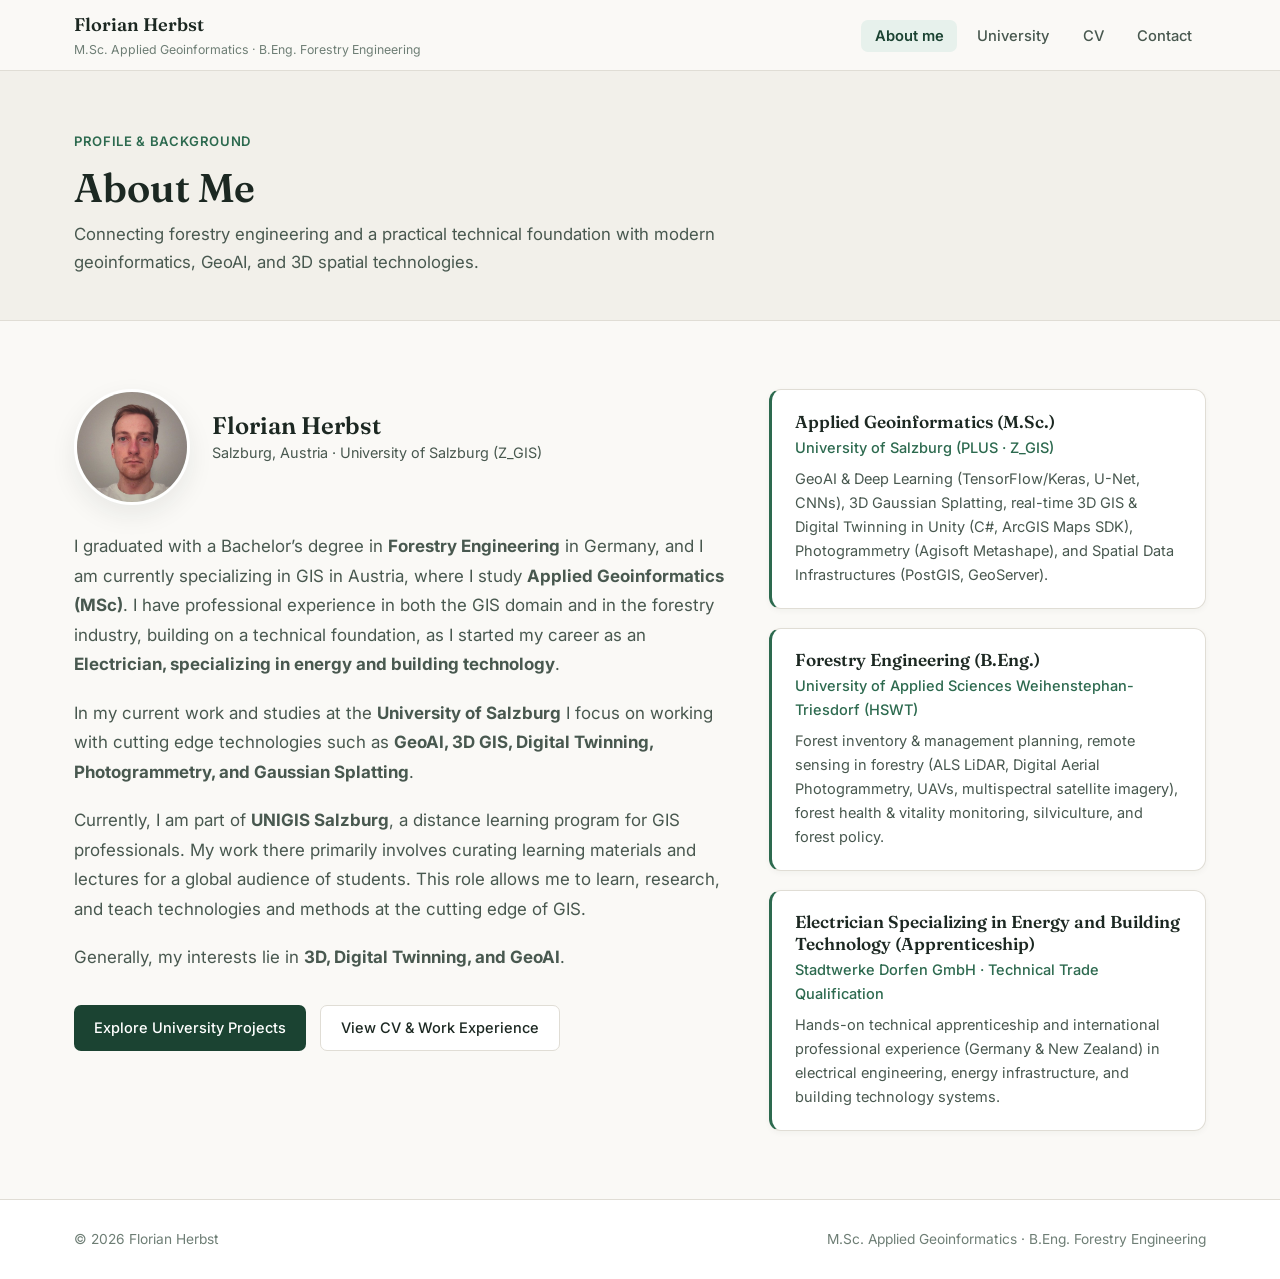
<file: index.html>
<!DOCTYPE html>
<html lang="en">
<head>
  <meta charset="UTF-8" />
  <meta name="viewport" content="width=device-width, initial-scale=1.0" />
  <title>About Me | Florian Herbst — Applied Geoinformatics &amp; Forestry Engineering</title>
  <meta name="description" content="About Florian Herbst — M.Sc. Applied Geoinformatics at the University of Salzburg, B.Eng. Forestry Engineering, and Electrician specializing in energy and building technology." />

  <!-- Google Fonts -->
  <link rel="preconnect" href="https://fonts.googleapis.com" />
  <link rel="preconnect" href="https://fonts.gstatic.com" crossorigin />
  <link href="https://fonts.googleapis.com/css2?family=Fraunces:opsz,wght@9..144,500;9..144,600;9..144,700&family=Inter:wght@400;500;600&display=swap" rel="stylesheet" />

  <!-- Stylesheet -->
  <link rel="stylesheet" href="css/styles.css" />
</head>
<body>

  <!-- Header & Multi-Page Navigation -->
  <header class="site-header">
    <div class="container nav-container">
      <a href="index.html" class="brand">
        <span class="brand-name">Florian Herbst</span>
        <span class="brand-role">M.Sc. Applied Geoinformatics · B.Eng. Forestry Engineering</span>
      </a>

      <button class="mobile-menu-btn" id="mobile-menu-btn" aria-label="Toggle Menu" aria-expanded="false">
        <span></span>
        <span></span>
        <span></span>
      </button>

      <nav class="main-nav" id="main-nav" aria-label="Primary Navigation">
        <ul class="nav-list">
          <li><a href="index.html" class="nav-link active">About me</a></li>
          <li><a href="university.html" class="nav-link">University</a></li>
          <li><a href="cv.html" class="nav-link">CV</a></li>
          <li><a href="contact.html" class="nav-link">Contact</a></li>
        </ul>
      </nav>
    </div>
  </header>

  <main>
    <section class="page-header">
      <div class="container">
        <span class="eyebrow">Profile &amp; Background</span>
        <h1>About Me</h1>
        <p>
          Connecting forestry engineering and a practical technical foundation with modern geoinformatics, GeoAI, and 3D spatial technologies.
        </p>
      </div>
    </section>

    <section class="section">
      <div class="container">
        <div class="about-layout">
          <div class="about-bio">
            <div class="profile-row">
              <img src="assets/profile_picture.jpg" alt="Portrait of Florian Herbst" class="profile-photo" />
              <div>
                <h2>Florian Herbst</h2>
                <p class="text-muted">Salzburg, Austria · University of Salzburg (Z_GIS)</p>
              </div>
            </div>

            <p class="lead-paragraph">
              I graduated with a Bachelor’s degree in <strong>Forestry Engineering</strong> in Germany, and I am currently specializing in GIS in Austria, where I study <strong>Applied Geoinformatics (MSc)</strong>. I have professional experience in both the GIS domain and in the forestry industry, building on a technical foundation, as I started my career as an <strong>Electrician, specializing in energy and building technology</strong>.
            </p>
            <p class="lead-paragraph">
              In my current work and studies at the <strong>University of Salzburg</strong> I focus on working with cutting edge technologies such as <strong>GeoAI, 3D GIS, Digital Twinning, Photogrammetry, and Gaussian Splatting</strong>.
            </p>
            <p class="lead-paragraph">
              Currently, I am part of <strong>UNIGIS Salzburg</strong>, a distance learning program for GIS professionals. My work there primarily involves curating learning materials and lectures for a global audience of students. This role allows me to learn, research, and teach technologies and methods at the cutting edge of GIS.
            </p>
            <p class="lead-paragraph">
              Generally, my interests lie in <strong>3D, Digital Twinning, and GeoAI</strong>.
            </p>

            <div class="hero-actions" style="margin-top: 2rem;">
              <a href="university.html" class="btn btn-primary">Explore University Projects</a>
              <a href="cv.html" class="btn btn-secondary">View CV &amp; Work Experience</a>
            </div>
          </div>

          <div class="about-pillars">
            <div class="pillar-card">
              <h3>Applied Geoinformatics (M.Sc.)</h3>
              <p class="pillar-sub">University of Salzburg (PLUS · Z_GIS)</p>
              <p>
                GeoAI &amp; Deep Learning (TensorFlow/Keras, U-Net, CNNs), 3D Gaussian Splatting, real-time 3D GIS &amp; Digital Twinning in Unity (C#, ArcGIS Maps SDK), Photogrammetry (Agisoft Metashape), and Spatial Data Infrastructures (PostGIS, GeoServer).
              </p>
            </div>

            <div class="pillar-card">
              <h3>Forestry Engineering (B.Eng.)</h3>
              <p class="pillar-sub">University of Applied Sciences Weihenstephan-Triesdorf (HSWT)</p>
              <p>
                Forest inventory &amp; management planning, remote sensing in forestry (ALS LiDAR, Digital Aerial Photogrammetry, UAVs, multispectral satellite imagery), forest health &amp; vitality monitoring, silviculture, and forest policy.
              </p>
            </div>

            <div class="pillar-card">
              <h3>Electrician Specializing in Energy and Building Technology (Apprenticeship)</h3>
              <p class="pillar-sub">Stadtwerke Dorfen GmbH · Technical Trade Qualification</p>
              <p>
                Hands-on technical apprenticeship and international professional experience (Germany &amp; New Zealand) in electrical engineering, energy infrastructure, and building technology systems.
              </p>
            </div>
          </div>
        </div>
      </div>
    </section>
  </main>

  <!-- Footer -->
  <footer class="site-footer">
    <div class="container footer-inner">
      <span>© <span id="current-year">2026</span> Florian Herbst</span>
      <span>M.Sc. Applied Geoinformatics · B.Eng. Forestry Engineering</span>
    </div>
  </footer>

  <script src="js/main.js"></script>
</body>
</html>
</file>
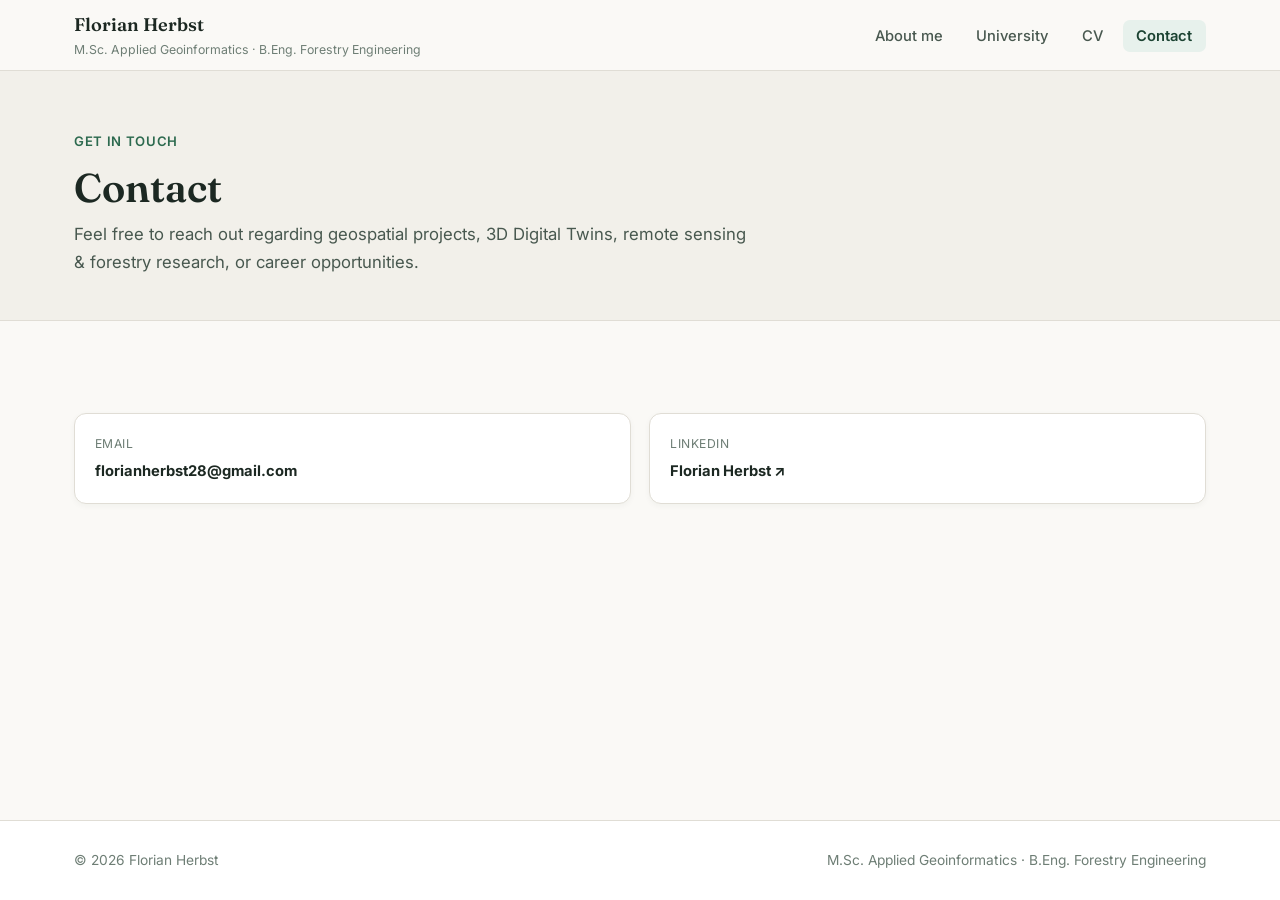
<file: contact.html>
<!DOCTYPE html>
<html lang="en">
<head>
  <meta charset="UTF-8" />
  <meta name="viewport" content="width=device-width, initial-scale=1.0" />
  <title>Contact | Florian Herbst — Applied Geoinformatics &amp; Forestry Engineering</title>
  <meta name="description" content="Contact Florian Herbst for collaborations and roles in Geoinformatics, 3D Digital Twins, Remote Sensing, and Forestry." />

  <!-- Google Fonts -->
  <link rel="preconnect" href="https://fonts.googleapis.com" />
  <link rel="preconnect" href="https://fonts.gstatic.com" crossorigin />
  <link href="https://fonts.googleapis.com/css2?family=Fraunces:opsz,wght@9..144,500;9..144,600;9..144,700&family=Inter:wght@400;500;600&display=swap" rel="stylesheet" />

  <!-- Stylesheet -->
  <link rel="stylesheet" href="css/styles.css" />
</head>
<body>

  <!-- Header & Multi-Page Navigation -->
  <header class="site-header">
    <div class="container nav-container">
      <a href="index.html" class="brand">
        <span class="brand-name">Florian Herbst</span>
        <span class="brand-role">M.Sc. Applied Geoinformatics · B.Eng. Forestry Engineering</span>
      </a>

      <button class="mobile-menu-btn" id="mobile-menu-btn" aria-label="Toggle Menu" aria-expanded="false">
        <span></span>
        <span></span>
        <span></span>
      </button>

      <nav class="main-nav" id="main-nav" aria-label="Primary Navigation">
        <ul class="nav-list">
          <li><a href="index.html" class="nav-link">About me</a></li>
          <li><a href="university.html" class="nav-link">University</a></li>
          <li><a href="cv.html" class="nav-link">CV</a></li>
          <li><a href="contact.html" class="nav-link active">Contact</a></li>
        </ul>
      </nav>
    </div>
  </header>

  <main>
    <section class="page-header">
      <div class="container">
        <span class="eyebrow">Get in Touch</span>
        <h1>Contact</h1>
        <p>
          Feel free to reach out regarding geospatial projects, 3D Digital Twins, remote sensing &amp; forestry research, or career opportunities.
        </p>
      </div>
    </section>

    <section class="section">
      <div class="container">
        <div class="contact-links">
          <a href="mailto:florianherbst28@gmail.com" class="contact-card-link">
            <span class="contact-label">Email</span>
            <strong>florianherbst28@gmail.com</strong>
          </a>

          <a href="https://www.linkedin.com/in/florian-herbst-166862271/" target="_blank" rel="noopener noreferrer" class="contact-card-link">
            <span class="contact-label">LinkedIn</span>
            <strong>Florian Herbst ↗</strong>
          </a>
        </div>
      </div>
    </section>
  </main>

  <!-- Footer -->
  <footer class="site-footer">
    <div class="container footer-inner">
      <span>© <span id="current-year">2026</span> Florian Herbst</span>
      <span>M.Sc. Applied Geoinformatics · B.Eng. Forestry Engineering</span>
    </div>
  </footer>

  <script src="js/main.js"></script>
</body>
</html>
</file>
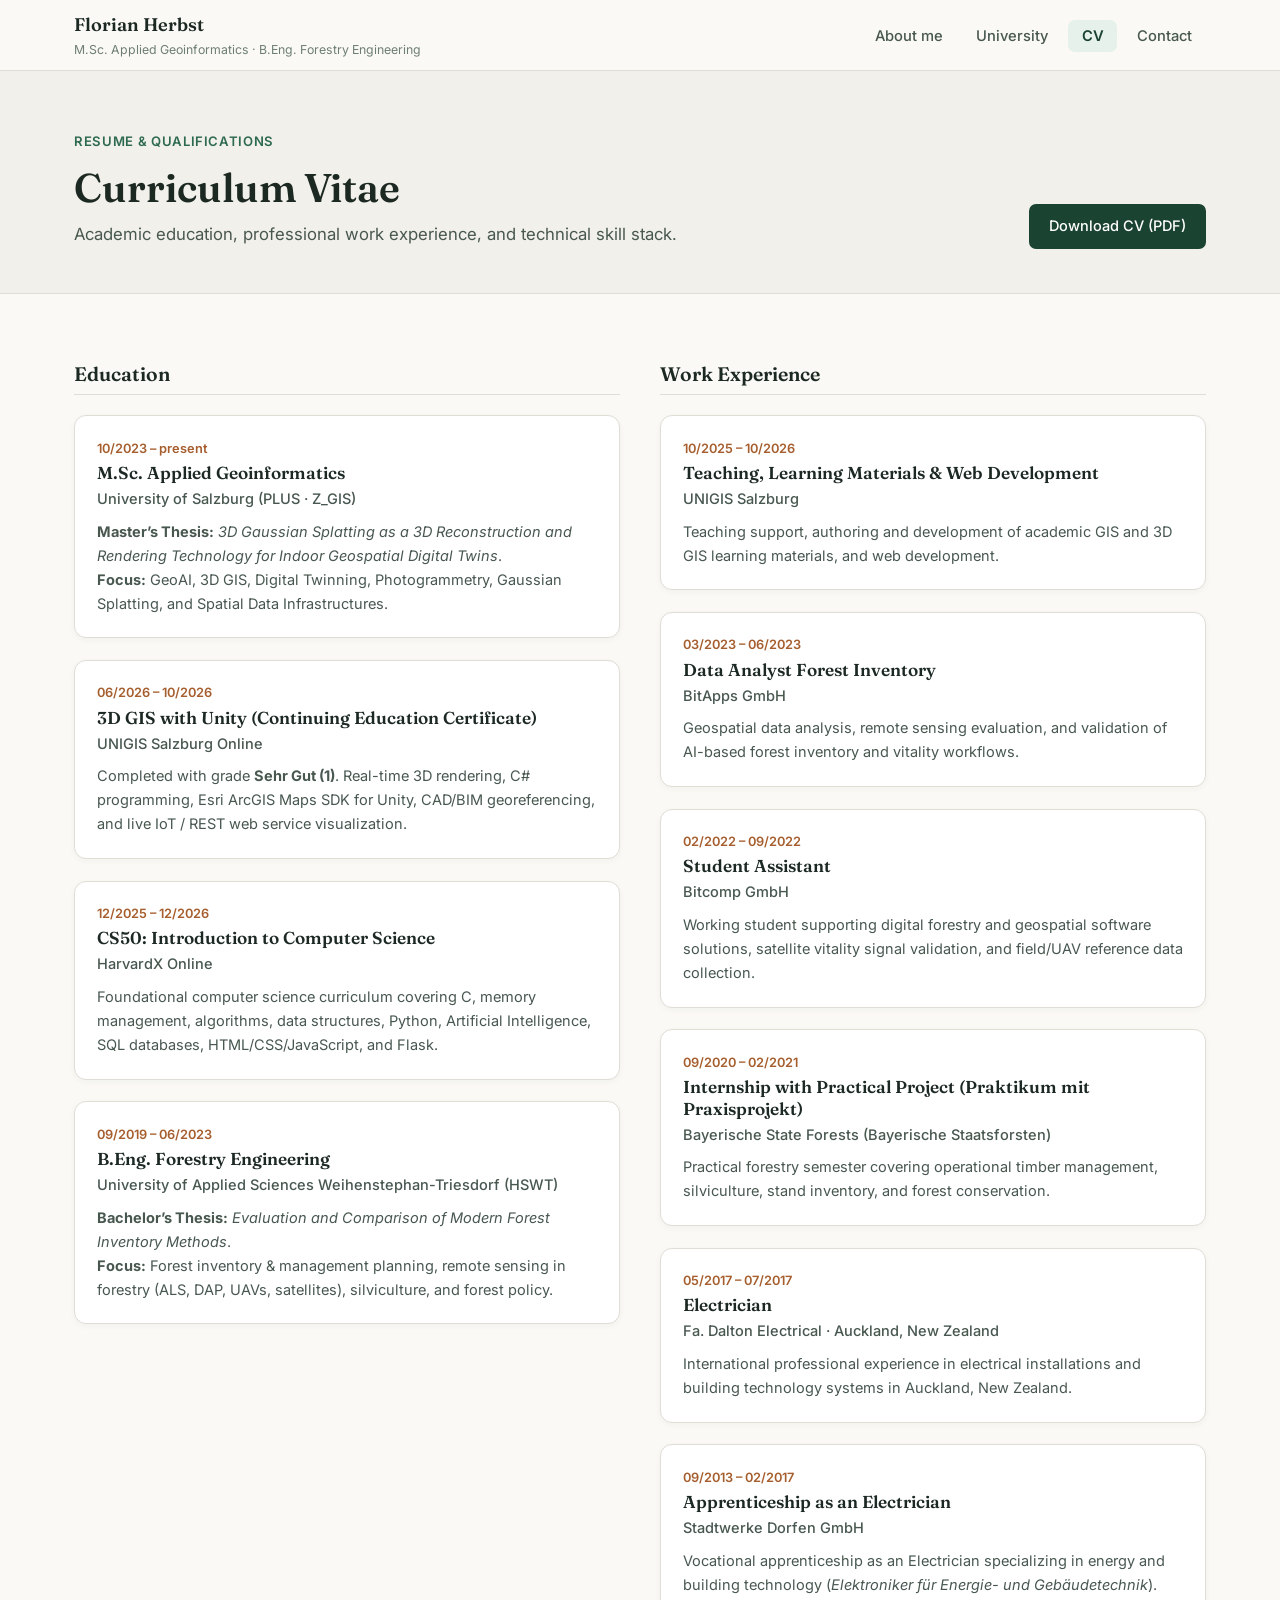
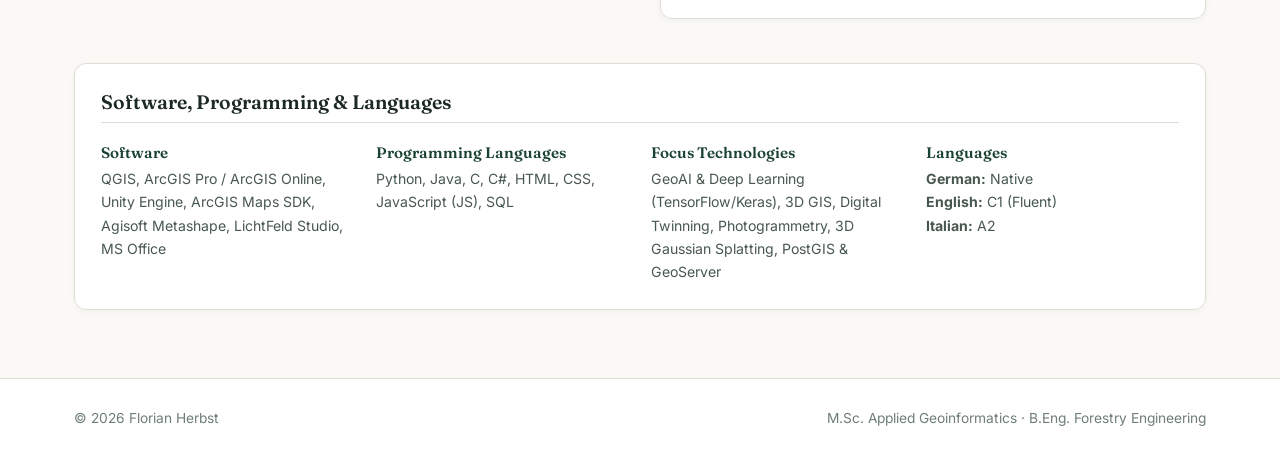
<file: cv.html>
<!DOCTYPE html>
<html lang="en">
<head>
  <meta charset="UTF-8" />
  <meta name="viewport" content="width=device-width, initial-scale=1.0" />
  <title>CV | Florian Herbst — Applied Geoinformatics &amp; Forestry Engineering</title>
  <meta name="description" content="Curriculum Vitae, education, work experience, software, and programming skills of Florian Herbst." />

  <!-- Google Fonts -->
  <link rel="preconnect" href="https://fonts.googleapis.com" />
  <link rel="preconnect" href="https://fonts.gstatic.com" crossorigin />
  <link href="https://fonts.googleapis.com/css2?family=Fraunces:opsz,wght@9..144,500;9..144,600;9..144,700&family=Inter:wght@400;500;600&display=swap" rel="stylesheet" />

  <!-- Stylesheet -->
  <link rel="stylesheet" href="css/styles.css" />
</head>
<body>

  <!-- Header & Multi-Page Navigation -->
  <header class="site-header">
    <div class="container nav-container">
      <a href="index.html" class="brand">
        <span class="brand-name">Florian Herbst</span>
        <span class="brand-role">M.Sc. Applied Geoinformatics · B.Eng. Forestry Engineering</span>
      </a>

      <button class="mobile-menu-btn" id="mobile-menu-btn" aria-label="Toggle Menu" aria-expanded="false">
        <span></span>
        <span></span>
        <span></span>
      </button>

      <nav class="main-nav" id="main-nav" aria-label="Primary Navigation">
        <ul class="nav-list">
          <li><a href="index.html" class="nav-link">About me</a></li>
          <li><a href="university.html" class="nav-link">University</a></li>
          <li><a href="cv.html" class="nav-link active">CV</a></li>
          <li><a href="contact.html" class="nav-link">Contact</a></li>
        </ul>
      </nav>
    </div>
  </header>

  <main>
    <section class="page-header">
      <div class="container cv-header">
        <div>
          <span class="eyebrow">Resume &amp; Qualifications</span>
          <h1>Curriculum Vitae</h1>
          <p>Academic education, professional work experience, and technical skill stack.</p>
        </div>
        <a href="assets/CV.pdf" class="btn btn-primary" target="_blank" rel="noopener noreferrer" download="Florian_Herbst_CV.pdf">
          Download CV (PDF)
        </a>
      </div>
    </section>

    <section class="section">
      <div class="container">
        <div class="cv-grid">
          <!-- Education Column -->
          <div class="cv-column">
            <h2 class="cv-heading">Education</h2>
            <div class="timeline">
              <div class="timeline-item">
                <span class="timeline-date">10/2023 – present</span>
                <h3>M.Sc. Applied Geoinformatics</h3>
                <p class="timeline-place">University of Salzburg (PLUS · Z_GIS)</p>
                <p>
                  <strong>Master’s Thesis:</strong> <em>3D Gaussian Splatting as a 3D Reconstruction and Rendering Technology for Indoor Geospatial Digital Twins</em>.<br />
                  <strong>Focus:</strong> GeoAI, 3D GIS, Digital Twinning, Photogrammetry, Gaussian Splatting, and Spatial Data Infrastructures.
                </p>
              </div>

              <div class="timeline-item">
                <span class="timeline-date">06/2026 – 10/2026</span>
                <h3>3D GIS with Unity (Continuing Education Certificate)</h3>
                <p class="timeline-place">UNIGIS Salzburg Online</p>
                <p>
                  Completed with grade <strong>Sehr Gut (1)</strong>. Real-time 3D rendering, C# programming, Esri ArcGIS Maps SDK for Unity, CAD/BIM georeferencing, and live IoT / REST web service visualization.
                </p>
              </div>

              <div class="timeline-item">
                <span class="timeline-date">12/2025 – 12/2026</span>
                <h3>CS50: Introduction to Computer Science</h3>
                <p class="timeline-place">HarvardX Online</p>
                <p>
                  Foundational computer science curriculum covering C, memory management, algorithms, data structures, Python, Artificial Intelligence, SQL databases, HTML/CSS/JavaScript, and Flask.
                </p>
              </div>

              <div class="timeline-item">
                <span class="timeline-date">09/2019 – 06/2023</span>
                <h3>B.Eng. Forestry Engineering</h3>
                <p class="timeline-place">University of Applied Sciences Weihenstephan-Triesdorf (HSWT)</p>
                <p>
                  <strong>Bachelor’s Thesis:</strong> <em>Evaluation and Comparison of Modern Forest Inventory Methods</em>.<br />
                  <strong>Focus:</strong> Forest inventory &amp; management planning, remote sensing in forestry (ALS, DAP, UAVs, satellites), silviculture, and forest policy.
                </p>
              </div>
            </div>
          </div>

          <!-- Work Experience Column -->
          <div class="cv-column">
            <h2 class="cv-heading">Work Experience</h2>
            <div class="timeline">
              <div class="timeline-item">
                <span class="timeline-date">10/2025 – 10/2026</span>
                <h3>Teaching, Learning Materials &amp; Web Development</h3>
                <p class="timeline-place">UNIGIS Salzburg</p>
                <p>
                  Teaching support, authoring and development of academic GIS and 3D GIS learning materials, and web development.
                </p>
              </div>

              <div class="timeline-item">
                <span class="timeline-date">03/2023 – 06/2023</span>
                <h3>Data Analyst Forest Inventory</h3>
                <p class="timeline-place">BitApps GmbH</p>
                <p>
                  Geospatial data analysis, remote sensing evaluation, and validation of AI-based forest inventory and vitality workflows.
                </p>
              </div>

              <div class="timeline-item">
                <span class="timeline-date">02/2022 – 09/2022</span>
                <h3>Student Assistant</h3>
                <p class="timeline-place">Bitcomp GmbH</p>
                <p>
                  Working student supporting digital forestry and geospatial software solutions, satellite vitality signal validation, and field/UAV reference data collection.
                </p>
              </div>

              <div class="timeline-item">
                <span class="timeline-date">09/2020 – 02/2021</span>
                <h3>Internship with Practical Project (Praktikum mit Praxisprojekt)</h3>
                <p class="timeline-place">Bayerische State Forests (Bayerische Staatsforsten)</p>
                <p>
                  Practical forestry semester covering operational timber management, silviculture, stand inventory, and forest conservation.
                </p>
              </div>

              <div class="timeline-item">
                <span class="timeline-date">05/2017 – 07/2017</span>
                <h3>Electrician</h3>
                <p class="timeline-place">Fa. Dalton Electrical · Auckland, New Zealand</p>
                <p>
                  International professional experience in electrical installations and building technology systems in Auckland, New Zealand.
                </p>
              </div>

              <div class="timeline-item">
                <span class="timeline-date">09/2013 – 02/2017</span>
                <h3>Apprenticeship as an Electrician</h3>
                <p class="timeline-place">Stadtwerke Dorfen GmbH</p>
                <p>
                  Vocational apprenticeship as an Electrician specializing in energy and building technology (<em>Elektroniker für Energie- und Gebäudetechnik</em>).
                </p>
              </div>
            </div>
          </div>
        </div>

        <!-- Technical Skills Overview -->
        <div class="skills-box">
          <h2 class="cv-heading">Software, Programming &amp; Languages</h2>
          <div class="skills-columns">
            <div>
              <h4>Software</h4>
              <p>QGIS, ArcGIS Pro / ArcGIS Online, Unity Engine, ArcGIS Maps SDK, Agisoft Metashape, LichtFeld Studio, MS Office</p>
            </div>
            <div>
              <h4>Programming Languages</h4>
              <p>Python, Java, C, C#, HTML, CSS, JavaScript (JS), SQL</p>
            </div>
            <div>
              <h4>Focus Technologies</h4>
              <p>GeoAI &amp; Deep Learning (TensorFlow/Keras), 3D GIS, Digital Twinning, Photogrammetry, 3D Gaussian Splatting, PostGIS &amp; GeoServer</p>
            </div>
            <div>
              <h4>Languages</h4>
              <p><strong>German:</strong> Native<br /><strong>English:</strong> C1 (Fluent)<br /><strong>Italian:</strong> A2</p>
            </div>
          </div>
        </div>
      </div>
    </section>
  </main>

  <!-- Footer -->
  <footer class="site-footer">
    <div class="container footer-inner">
      <span>© <span id="current-year">2026</span> Florian Herbst</span>
      <span>M.Sc. Applied Geoinformatics · B.Eng. Forestry Engineering</span>
    </div>
  </footer>

  <script src="js/main.js"></script>
</body>
</html>
</file>
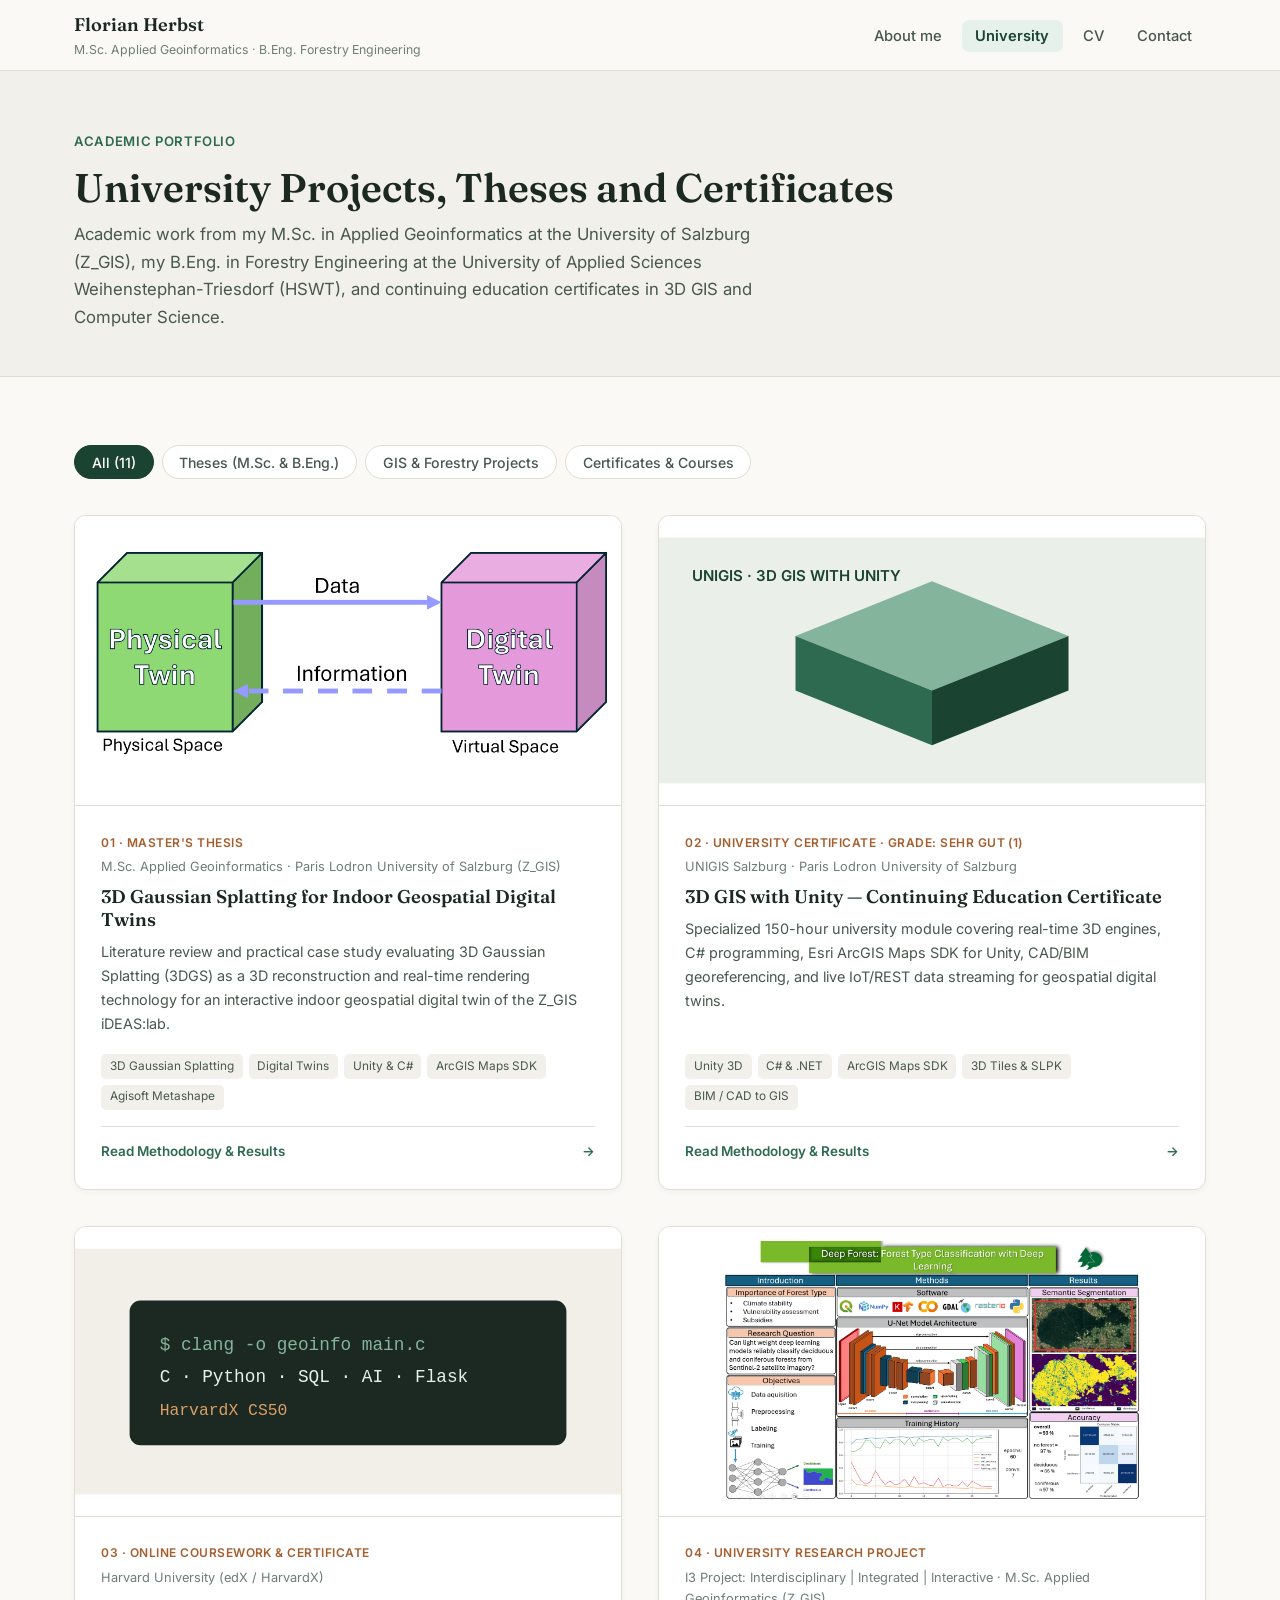
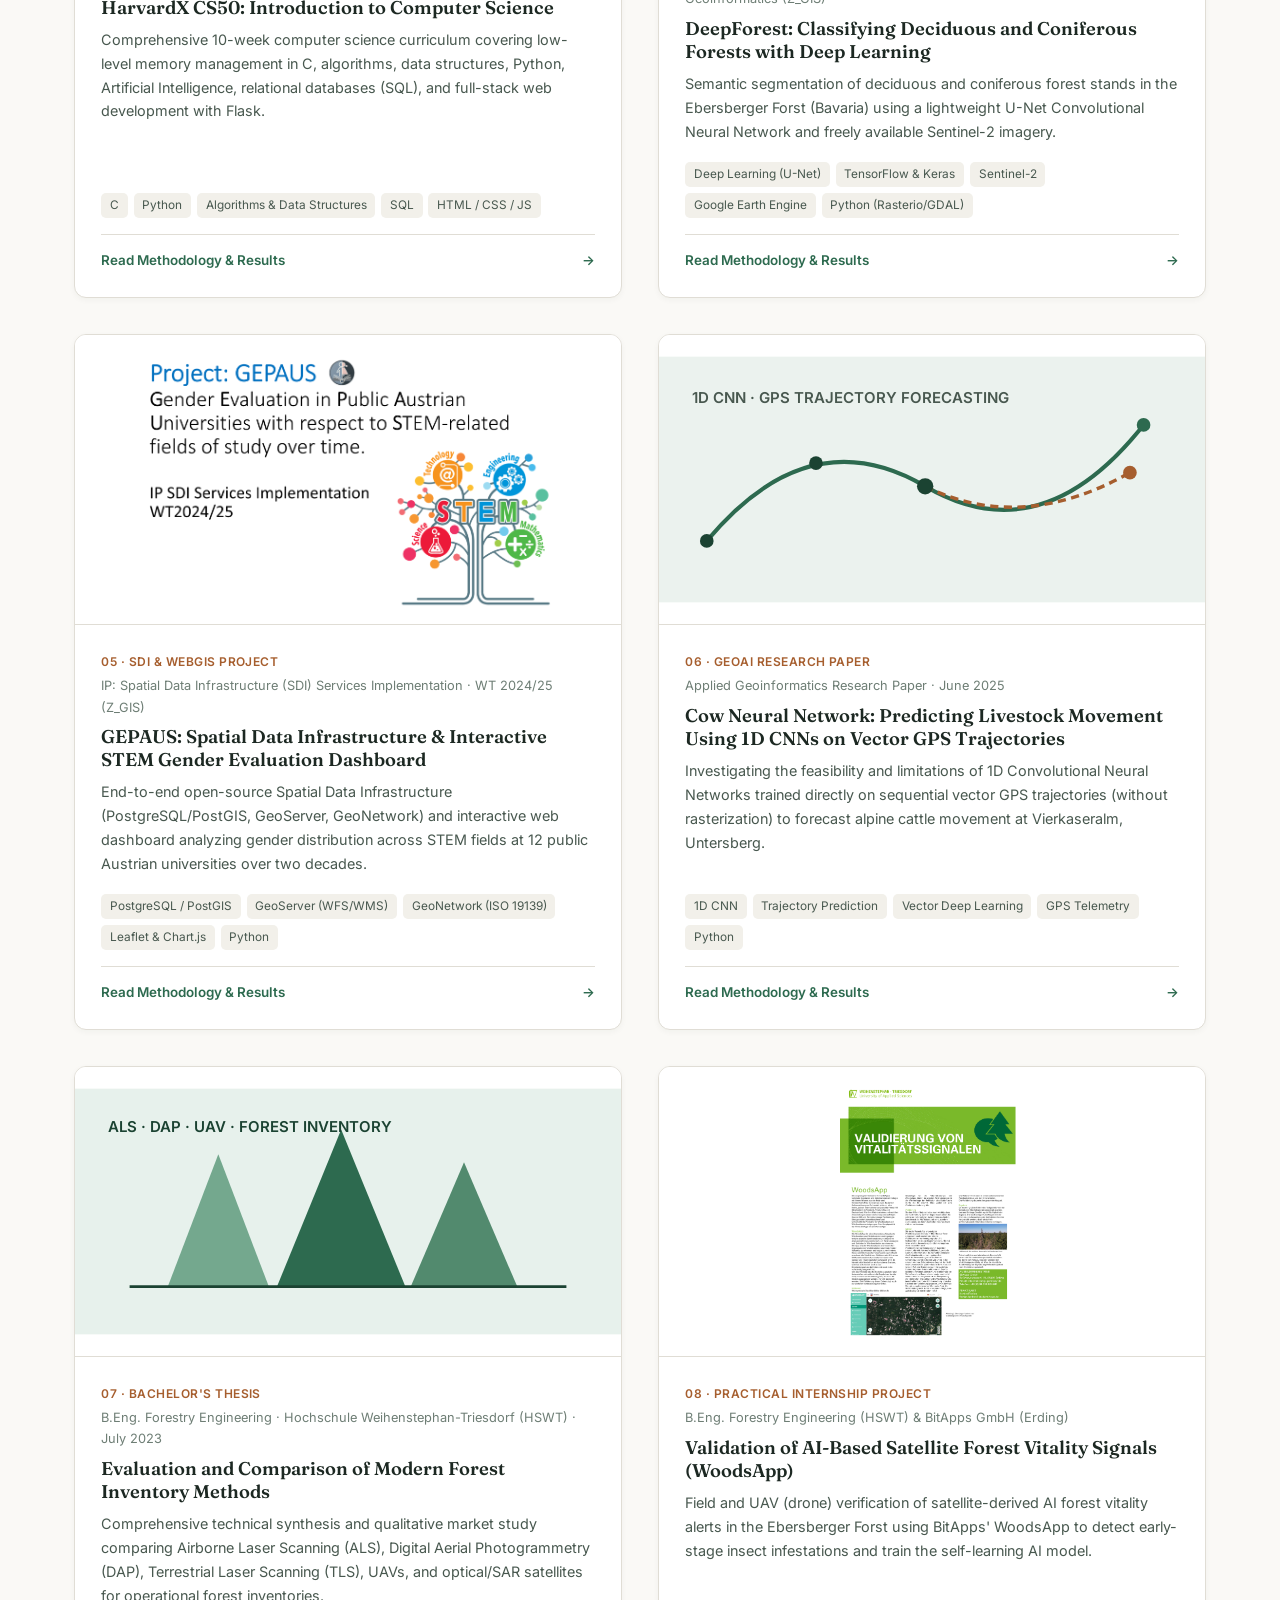
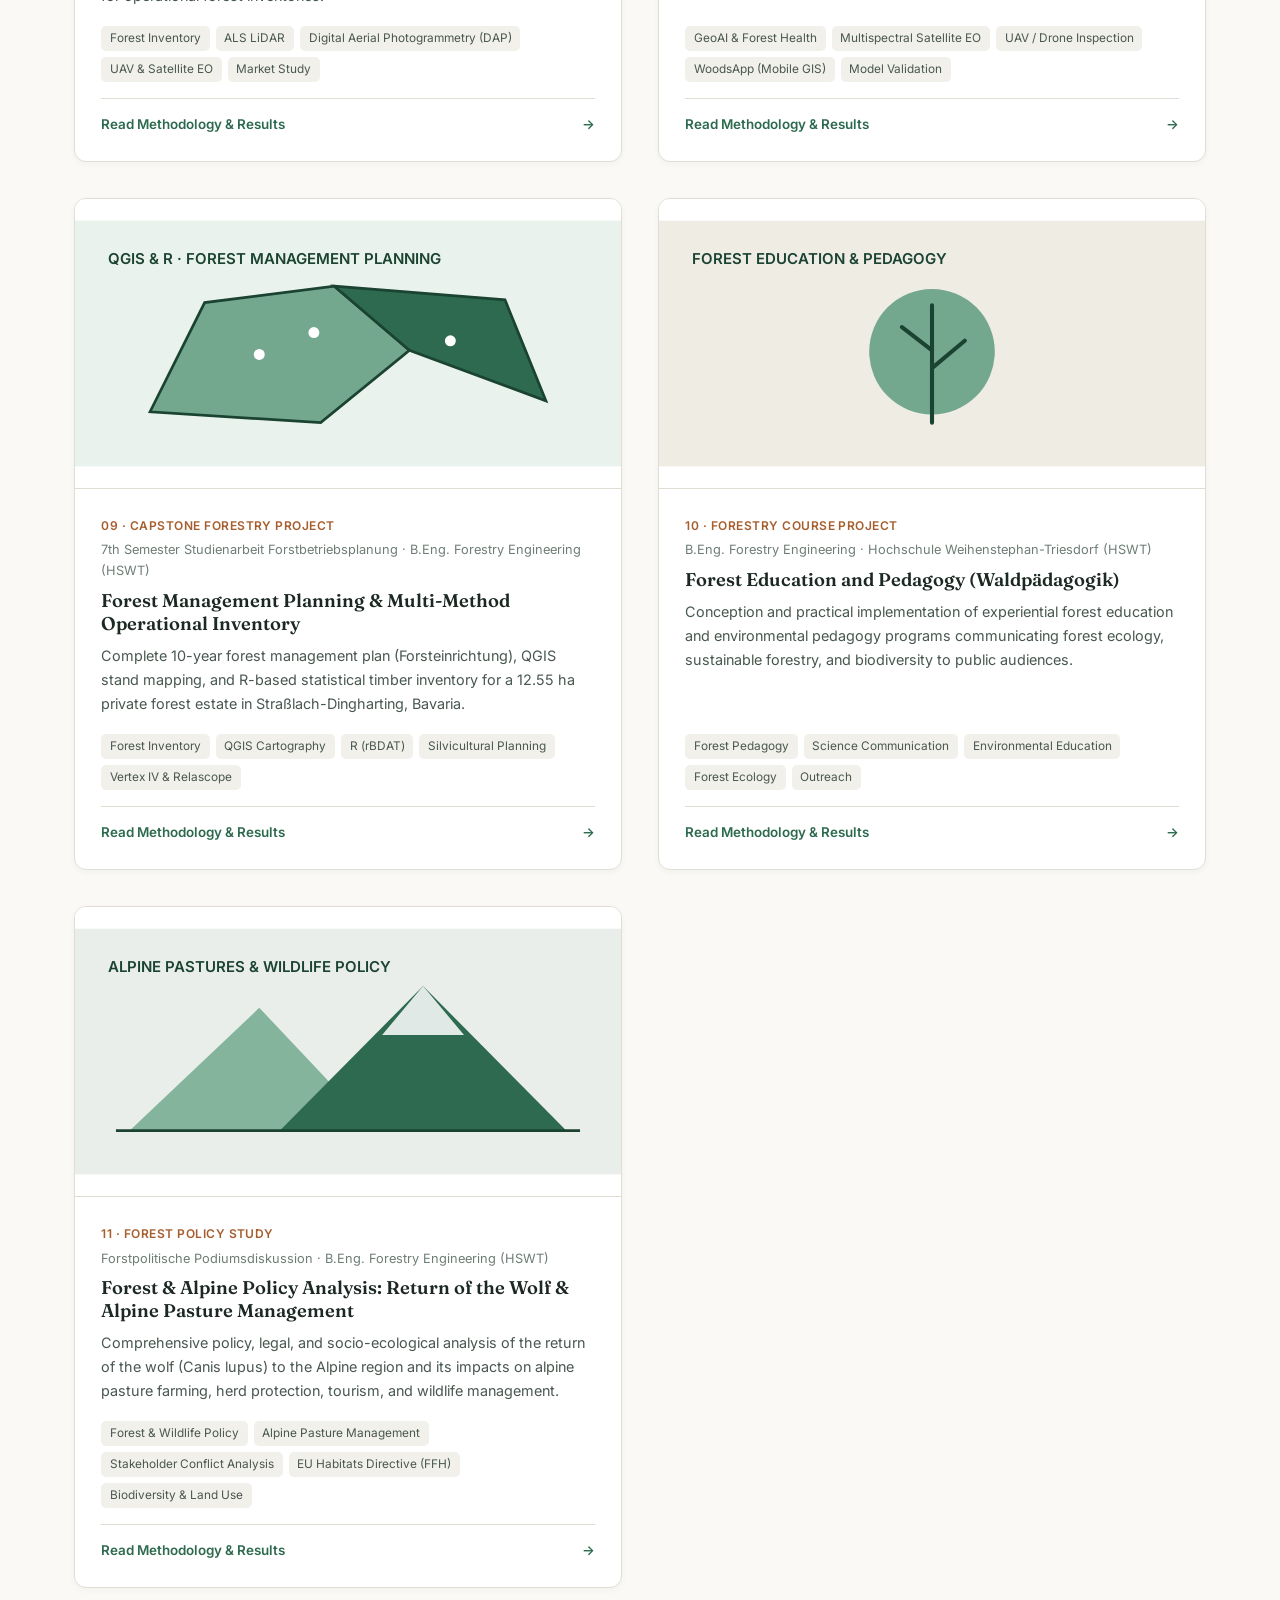
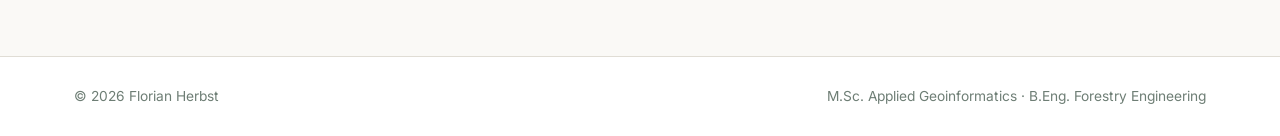
<file: university.html>
<!DOCTYPE html>
<html lang="en">
<head>
  <meta charset="UTF-8" />
  <meta name="viewport" content="width=device-width, initial-scale=1.0" />
  <title>University | Florian Herbst — Applied Geoinformatics &amp; Forestry Engineering</title>
  <meta name="description" content="University theses, research projects, and academic certificates in Applied Geoinformatics, GeoAI, 3D GIS, and Forestry Engineering by Florian Herbst." />

  <!-- Google Fonts -->
  <link rel="preconnect" href="https://fonts.googleapis.com" />
  <link rel="preconnect" href="https://fonts.gstatic.com" crossorigin />
  <link href="https://fonts.googleapis.com/css2?family=Fraunces:opsz,wght@9..144,500;9..144,600;9..144,700&family=Inter:wght@400;500;600&display=swap" rel="stylesheet" />

  <!-- Stylesheet -->
  <link rel="stylesheet" href="css/styles.css" />
</head>
<body>

  <!-- Header & Multi-Page Navigation -->
  <header class="site-header">
    <div class="container nav-container">
      <a href="index.html" class="brand">
        <span class="brand-name">Florian Herbst</span>
        <span class="brand-role">M.Sc. Applied Geoinformatics · B.Eng. Forestry Engineering</span>
      </a>

      <button class="mobile-menu-btn" id="mobile-menu-btn" aria-label="Toggle Menu" aria-expanded="false">
        <span></span>
        <span></span>
        <span></span>
      </button>

      <nav class="main-nav" id="main-nav" aria-label="Primary Navigation">
        <ul class="nav-list">
          <li><a href="index.html" class="nav-link">About me</a></li>
          <li><a href="university.html" class="nav-link active">University</a></li>
          <li><a href="cv.html" class="nav-link">CV</a></li>
          <li><a href="contact.html" class="nav-link">Contact</a></li>
        </ul>
      </nav>
    </div>
  </header>

  <main>
    <!-- Page Header -->
    <section class="page-header">
      <div class="container">
        <span class="eyebrow">Academic Portfolio</span>
        <h1>University Projects, Theses and Certificates</h1>
        <p>
          Academic work from my M.Sc. in Applied Geoinformatics at the University of Salzburg (Z_GIS), my B.Eng. in Forestry Engineering at the University of Applied Sciences Weihenstephan-Triesdorf (HSWT), and continuing education certificates in 3D GIS and Computer Science.
        </p>
      </div>
    </section>

    <!-- University Content Grid -->
    <section class="section">
      <div class="container">
        <!-- Category Filter -->
        <div class="filter-bar" role="tablist" aria-label="Filter university work">
          <button class="filter-btn active" data-filter="all">All (11)</button>
          <button class="filter-btn" data-filter="theses">Theses (M.Sc. &amp; B.Eng.)</button>
          <button class="filter-btn" data-filter="projects">GIS &amp; Forestry Projects</button>
          <button class="filter-btn" data-filter="certificates">Certificates &amp; Courses</button>
        </div>

        <!-- Populated from js/main.js -->
        <div class="projects-grid" id="university-grid"></div>
      </div>
    </section>
  </main>

  <!-- Footer -->
  <footer class="site-footer">
    <div class="container footer-inner">
      <span>© <span id="current-year">2026</span> Florian Herbst</span>
      <span>M.Sc. Applied Geoinformatics · B.Eng. Forestry Engineering</span>
    </div>
  </footer>

  <!-- Project Detail Modal -->
  <div class="modal-backdrop" id="project-modal" aria-hidden="true" role="dialog" aria-modal="true">
    <div class="modal-dialog">
      <button class="modal-close" id="modal-close-btn" aria-label="Close">×</button>
      <div id="modal-content"></div>
    </div>
  </div>

  <script src="js/main.js"></script>
</body>
</html>
</file>
<file: css/styles.css>
/* ==========================================================================
   Florian Herbst — Multi-Page e-Portfolio Stylesheet
   Lean, Clean Editorial Aesthetic (Warm Paper & Deep Forest Green)
   ========================================================================== */

:root {
  --bg-main: #FAF9F6;
  --bg-alt: #F2F0EA;
  --surface: #FFFFFF;

  --text-main: #1C2822;
  --text-secondary: #48584F;
  --text-muted: #6E7E75;

  --forest-dark: #1B4332;
  --forest-primary: #2D6A4F;
  --forest-light: #E7F1EC;
  --accent-earth: #A65E2E;

  --border: #E0DDD5;
  --shadow-sm: 0 2px 6px rgba(28, 40, 34, 0.04);
  --shadow-md: 0 10px 26px rgba(28, 40, 34, 0.08);
  --shadow-lg: 0 18px 42px rgba(28, 40, 34, 0.14);

  --font-serif: 'Fraunces', Georgia, serif;
  --font-sans: 'Inter', -apple-system, BlinkMacSystemFont, sans-serif;

  --max-width: 1180px;
  --radius: 12px;
}

*, *::before, *::after {
  box-sizing: border-box;
  margin: 0;
  padding: 0;
}

html {
  scroll-behavior: smooth;
}

body {
  font-family: var(--font-sans);
  background-color: var(--bg-main);
  color: var(--text-main);
  line-height: 1.65;
  font-size: 16px;
  -webkit-font-smoothing: antialiased;
  display: flex;
  flex-direction: column;
  min-height: 100vh;
}

main {
  flex: 1;
}

h1, h2, h3, h4 {
  font-family: var(--font-serif);
  color: var(--text-main);
  font-weight: 600;
  line-height: 1.25;
}

a {
  color: inherit;
  text-decoration: none;
}

ul {
  list-style: none;
}

img {
  max-width: 100%;
  display: block;
}

button {
  font-family: inherit;
  cursor: pointer;
  border: none;
  background: none;
}

.container {
  max-width: var(--max-width);
  margin: 0 auto;
  padding: 0 1.5rem;
}

.section {
  padding: 4.25rem 0;
}

.section-alt {
  background-color: var(--bg-alt);
  border-top: 1px solid var(--border);
  border-bottom: 1px solid var(--border);
}

.page-header {
  padding: 3.75rem 0 2.75rem;
  border-bottom: 1px solid var(--border);
  background-color: var(--bg-alt);
}

.page-header h1 {
  font-size: clamp(1.9rem, 3.5vw, 2.5rem);
  margin-bottom: 0.5rem;
}

.page-header p {
  color: var(--text-secondary);
  font-size: 1.05rem;
  max-width: 680px;
}

.eyebrow {
  font-size: 0.82rem;
  font-weight: 600;
  text-transform: uppercase;
  letter-spacing: 0.05em;
  color: var(--forest-primary);
  margin-bottom: 0.65rem;
  display: block;
}

.section-header {
  margin-bottom: 2.25rem;
}

.section-header h2 {
  font-size: 1.8rem;
  margin-bottom: 0.4rem;
}

.section-subtitle {
  color: var(--text-secondary);
  font-size: 1.02rem;
}

.text-muted {
  color: var(--text-muted);
  font-size: 0.9rem;
}

/* ==========================================================================
   Header & Multi-Page Navigation
   ========================================================================== */
.site-header {
  position: sticky;
  top: 0;
  z-index: 100;
  background: rgba(250, 249, 246, 0.94);
  backdrop-filter: blur(8px);
  border-bottom: 1px solid var(--border);
}

.nav-container {
  display: flex;
  align-items: center;
  justify-content: space-between;
  height: 70px;
}

.brand {
  display: flex;
  flex-direction: column;
}

.brand-name {
  font-family: var(--font-serif);
  font-weight: 600;
  font-size: 1.14rem;
  color: var(--text-main);
}

.brand-role {
  font-size: 0.77rem;
  color: var(--text-muted);
}

.nav-list {
  display: flex;
  align-items: center;
  gap: 0.4rem;
}

.nav-link {
  font-size: 0.92rem;
  font-weight: 500;
  color: var(--text-secondary);
  padding: 0.45rem 0.85rem;
  border-radius: 7px;
  transition: all 0.15s ease;
}

.nav-link:hover {
  color: var(--forest-dark);
  background-color: var(--bg-alt);
}

.nav-link.active {
  color: var(--forest-dark);
  background-color: var(--forest-light);
  font-weight: 600;
}

.mobile-menu-btn {
  display: none;
  flex-direction: column;
  gap: 5px;
  width: 32px;
  padding: 4px;
}

.mobile-menu-btn span {
  height: 2px;
  width: 100%;
  background: var(--text-main);
}

/* ==========================================================================
   Buttons
   ========================================================================== */
.btn {
  display: inline-flex;
  align-items: center;
  justify-content: center;
  gap: 0.45rem;
  padding: 0.65rem 1.25rem;
  border-radius: 7px;
  font-size: 0.91rem;
  font-weight: 500;
  transition: all 0.18s ease;
  cursor: pointer;
}

.btn-primary {
  background-color: var(--forest-dark);
  color: #FFFFFF;
}

.btn-primary:hover {
  background-color: var(--forest-primary);
}

.btn-secondary {
  background-color: var(--surface);
  color: var(--text-main);
  border: 1px solid var(--border);
}

.btn-secondary:hover {
  border-color: var(--forest-primary);
  color: var(--forest-primary);
}

.btn-sm {
  padding: 0.45rem 0.9rem;
  font-size: 0.83rem;
}

/* ==========================================================================
   Home Hero & Teasers
   ========================================================================== */
.hero {
  padding: 5rem 0 4.25rem;
}

.hero-inner {
  max-width: 760px;
}

.hero-title {
  font-size: clamp(2rem, 4vw, 2.85rem);
  margin-bottom: 1.15rem;
}

.hero-lead {
  font-size: 1.08rem;
  color: var(--text-secondary);
  margin-bottom: 2rem;
}

.hero-actions {
  display: flex;
  gap: 0.85rem;
  flex-wrap: wrap;
}

.about-layout {
  display: grid;
  grid-template-columns: 1.2fr 0.8fr;
  gap: 2.5rem;
  align-items: start;
}

.profile-row {
  display: flex;
  align-items: center;
  gap: 1.35rem;
  margin-bottom: 1.65rem;
}

.profile-placeholder,
.profile-photo {
  width: 116px;
  height: 116px;
  border-radius: 50%;
  background: var(--forest-light);
  border: 3px solid var(--surface);
  box-shadow: var(--shadow-md);
  display: flex;
  align-items: center;
  justify-content: center;
  font-size: 0.9rem;
  color: var(--forest-dark);
  font-weight: 600;
  object-fit: cover;
  object-position: center top;
  flex-shrink: 0;
}

.about-bio p {
  color: var(--text-secondary);
  margin-bottom: 1.15rem;
}

.about-bio .lead-paragraph {
  font-size: 1.06rem;
  line-height: 1.75;
}

.about-pillars {
  display: flex;
  flex-direction: column;
  gap: 1.15rem;
}

.pillar-card {
  background: var(--surface);
  border: 1px solid var(--border);
  border-left: 3px solid var(--forest-primary);
  border-radius: var(--radius);
  padding: 1.3rem 1.4rem;
  box-shadow: var(--shadow-sm);
}

.pillar-card h3 {
  font-size: 1.08rem;
  margin-bottom: 0.2rem;
}

.pillar-sub {
  font-size: 0.82rem;
  font-weight: 500;
  color: var(--forest-primary) !important;
  margin-bottom: 0.45rem !important;
}

.pillar-card p {
  font-size: 0.91rem;
  color: var(--text-secondary);
}

/* ==========================================================================
   University Page — Filter & Cards Grid
   ========================================================================== */
.filter-bar {
  display: flex;
  flex-wrap: wrap;
  gap: 0.5rem;
  margin-bottom: 2.25rem;
}

.filter-btn {
  padding: 0.48rem 1.05rem;
  border-radius: 99px;
  font-size: 0.88rem;
  font-weight: 500;
  color: var(--text-secondary);
  background: var(--surface);
  border: 1px solid var(--border);
  transition: all 0.15s ease;
}

.filter-btn:hover {
  border-color: var(--forest-primary);
  color: var(--forest-primary);
}

.filter-btn.active {
  background: var(--forest-dark);
  color: #FFFFFF;
  border-color: var(--forest-dark);
}

.projects-grid {
  display: grid;
  grid-template-columns: repeat(auto-fill, minmax(480px, 1fr));
  gap: 2.25rem;
}

.project-card {
  background: var(--surface);
  border: 1px solid var(--border);
  border-radius: var(--radius);
  overflow: hidden;
  display: flex;
  flex-direction: column;
  box-shadow: var(--shadow-sm);
  transition: transform 0.18s ease, box-shadow 0.18s ease, border-color 0.18s ease;
  cursor: pointer;
}

.project-card:hover {
  transform: translateY(-4px);
  box-shadow: var(--shadow-md);
  border-color: var(--forest-primary);
}

.project-thumb {
  height: 290px;
  background: #FFFFFF;
  border-bottom: 1px solid var(--border);
  overflow: hidden;
  display: flex;
  align-items: center;
  justify-content: center;
}

.project-thumb img {
  width: 100%;
  height: 100%;
  object-fit: contain;
  padding: 0.6rem;
  background: #FFFFFF;
}

.project-thumb img.contain-img {
  object-fit: contain;
  padding: 0.85rem;
  background: #FFFFFF;
}

.project-thumb svg {
  width: 100%;
  height: 100%;
  object-fit: cover;
}

.project-body {
  padding: 1.65rem;
  display: flex;
  flex-direction: column;
  flex-grow: 1;
}

.project-type {
  font-size: 0.75rem;
  font-weight: 600;
  text-transform: uppercase;
  letter-spacing: 0.04em;
  color: var(--accent-earth);
  margin-bottom: 0.25rem;
}

.project-course-meta {
  font-size: 0.8rem;
  color: var(--text-muted);
  margin-bottom: 0.45rem;
}

.project-title {
  font-size: 1.15rem;
  margin-bottom: 0.6rem;
}

.project-desc {
  font-size: 0.9rem;
  color: var(--text-secondary);
  margin-bottom: 1.15rem;
  flex-grow: 1;
}

.project-tags {
  display: flex;
  flex-wrap: wrap;
  gap: 0.35rem;
  margin-bottom: 1rem;
}

.tag {
  font-size: 0.74rem;
  padding: 0.18rem 0.55rem;
  border-radius: 5px;
  background: var(--bg-alt);
  color: var(--text-secondary);
}

.project-card-footer {
  padding-top: 0.85rem;
  border-top: 1px solid var(--border);
  font-size: 0.84rem;
  font-weight: 600;
  color: var(--forest-primary);
  display: flex;
  justify-content: space-between;
  align-items: center;
}

/* ==========================================================================
   CV & Timeline Elements
   ========================================================================== */
.cv-header {
  display: flex;
  justify-content: space-between;
  align-items: flex-end;
  flex-wrap: wrap;
  gap: 1rem;
}

.cv-grid {
  display: grid;
  grid-template-columns: 1fr 1fr;
  gap: 2.5rem;
  margin-bottom: 2.75rem;
}

.cv-heading {
  font-size: 1.22rem;
  margin-bottom: 1.25rem;
  padding-bottom: 0.5rem;
  border-bottom: 1px solid var(--border);
}

.timeline {
  display: flex;
  flex-direction: column;
  gap: 1.35rem;
}

.timeline-item {
  background: var(--surface);
  border: 1px solid var(--border);
  border-radius: var(--radius);
  padding: 1.35rem;
  box-shadow: var(--shadow-sm);
}

.timeline-date {
  font-size: 0.8rem;
  font-weight: 600;
  color: var(--accent-earth);
  display: block;
  margin-bottom: 0.2rem;
}

.timeline-item h3,
.timeline-item h4 {
  font-size: 1.08rem;
  margin-bottom: 0.2rem;
}

.timeline-place {
  font-size: 0.88rem;
  font-weight: 500;
  color: var(--forest-primary);
  margin-bottom: 0.55rem;
}

.timeline-item p {
  font-size: 0.91rem;
  color: var(--text-secondary);
}

.skills-box {
  background: var(--surface);
  border: 1px solid var(--border);
  border-radius: var(--radius);
  padding: 1.6rem;
  box-shadow: var(--shadow-sm);
}

.skills-columns {
  display: grid;
  grid-template-columns: repeat(auto-fit, minmax(210px, 1fr));
  gap: 1.35rem;
}

.skills-columns h4 {
  font-size: 0.95rem;
  margin-bottom: 0.3rem;
  color: var(--forest-dark);
}

.skills-columns p {
  font-size: 0.88rem;
  color: var(--text-secondary);
}

/* ==========================================================================
   Contact & Footer
   ========================================================================== */
.contact-links {
  display: grid;
  grid-template-columns: repeat(auto-fit, minmax(230px, 1fr));
  gap: 1.15rem;
  margin-top: 1.5rem;
}

.contact-card-link {
  background: var(--surface);
  border: 1px solid var(--border);
  border-radius: var(--radius);
  padding: 1.25rem;
  display: flex;
  flex-direction: column;
  gap: 0.25rem;
  box-shadow: var(--shadow-sm);
  transition: border-color 0.15s ease, transform 0.15s ease;
}

.contact-card-link:hover {
  border-color: var(--forest-primary);
  transform: translateY(-2px);
}

.contact-label {
  font-size: 0.76rem;
  color: var(--text-muted);
  text-transform: uppercase;
  letter-spacing: 0.04em;
}

.contact-card-link strong {
  font-size: 0.92rem;
  color: var(--text-main);
  word-break: break-all;
}

.site-footer {
  border-top: 1px solid var(--border);
  padding: 1.75rem 0;
  font-size: 0.86rem;
  color: var(--text-muted);
  background: var(--surface);
}

.footer-inner {
  display: flex;
  justify-content: space-between;
  align-items: center;
  flex-wrap: wrap;
  gap: 1rem;
}

/* ==========================================================================
   Project Detail Modal
   ========================================================================== */
.modal-backdrop {
  position: fixed;
  inset: 0;
  background: rgba(28, 40, 34, 0.6);
  display: flex;
  align-items: center;
  justify-content: center;
  padding: 1.25rem;
  z-index: 200;
  opacity: 0;
  pointer-events: none;
  transition: opacity 0.2s ease;
}

.modal-backdrop.open {
  opacity: 1;
  pointer-events: auto;
}

.modal-dialog {
  background: var(--surface);
  border-radius: var(--radius);
  max-width: 880px;
  width: 100%;
  max-height: 90vh;
  overflow-y: auto;
  padding: 2.25rem;
  position: relative;
  box-shadow: var(--shadow-lg);
}

.modal-splat-wrapper {
  border: 1px solid var(--border);
  border-radius: 10px;
  overflow: hidden;
  background: #161F1B;
  margin-top: 0.6rem;
  margin-bottom: 0.5rem;
  box-shadow: var(--shadow-sm);
}

.modal-splat-iframe {
  width: 100%;
  height: 460px;
  border: none;
  display: block;
  background: #161F1B;
}

.modal-close {
  position: sticky;
  top: 0;
  float: right;
  font-size: 1.6rem;
  line-height: 1;
  color: var(--text-muted);
  background: var(--bg-alt);
  width: 36px;
  height: 36px;
  border-radius: 50%;
  display: flex;
  align-items: center;
  justify-content: center;
}

.modal-close:hover {
  color: var(--text-main);
  background: var(--border);
}

.modal-section-label {
  font-size: 0.78rem;
  font-weight: 600;
  text-transform: uppercase;
  letter-spacing: 0.04em;
  color: var(--forest-primary);
  margin: 1.4rem 0 0.45rem;
}

.modal-list {
  padding-left: 1.2rem;
  list-style: disc;
  color: var(--text-secondary);
  font-size: 0.93rem;
}

.modal-list li + li {
  margin-top: 0.4rem;
}

.modal-figures {
  display: grid;
  grid-template-columns: repeat(auto-fit, minmax(240px, 1fr));
  gap: 1rem;
  margin-top: 0.75rem;
}

.modal-figure-item {
  border: 1px solid var(--border);
  border-radius: 8px;
  overflow: hidden;
  background: var(--bg-main);
}

.modal-figure-item img {
  width: 100%;
  max-height: 280px;
  object-fit: contain;
  background: #fff;
  padding: 0.5rem;
}

.modal-figure-caption {
  padding: 0.45rem 0.75rem;
  font-size: 0.78rem;
  color: var(--text-muted);
  border-top: 1px solid var(--border);
}

.modal-actions {
  display: flex;
  flex-wrap: wrap;
  gap: 0.65rem;
  margin-top: 1.65rem;
  padding-top: 1.2rem;
  border-top: 1px solid var(--border);
}

/* ==========================================================================
   Responsive
   ========================================================================== */
@media (max-width: 768px) {
  .about-layout,
  .cv-grid,
  .projects-grid {
    grid-template-columns: 1fr;
  }

  .project-thumb {
    height: 220px;
  }

  .mobile-menu-btn {
    display: flex;
  }

  .main-nav {
    display: none;
    position: absolute;
    top: 70px;
    left: 0;
    right: 0;
    background: var(--surface);
    border-bottom: 1px solid var(--border);
    padding: 1rem 1.5rem;
    box-shadow: var(--shadow-md);
  }

  .main-nav.open {
    display: block;
  }

  .nav-list {
    flex-direction: column;
    align-items: stretch;
    gap: 0.35rem;
  }

  .modal-dialog {
    padding: 1.5rem;
  }
}
</file>
